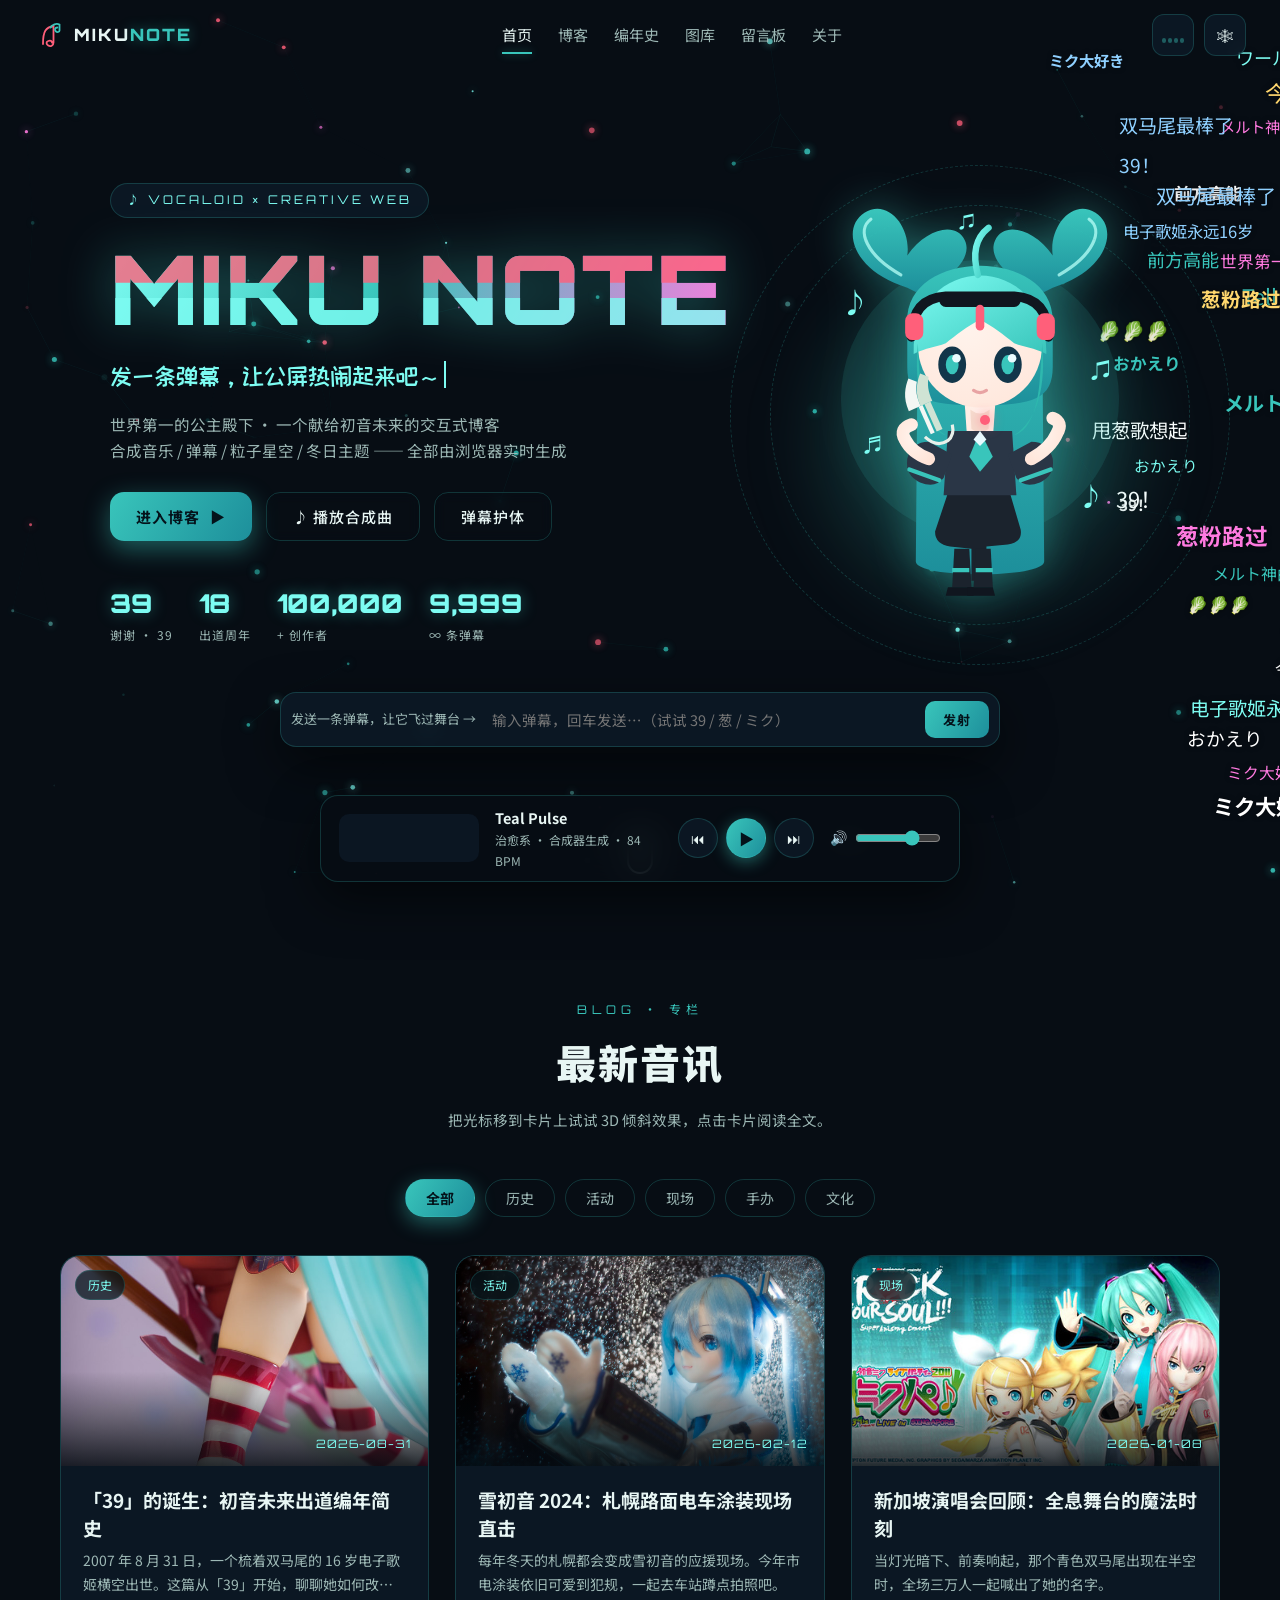
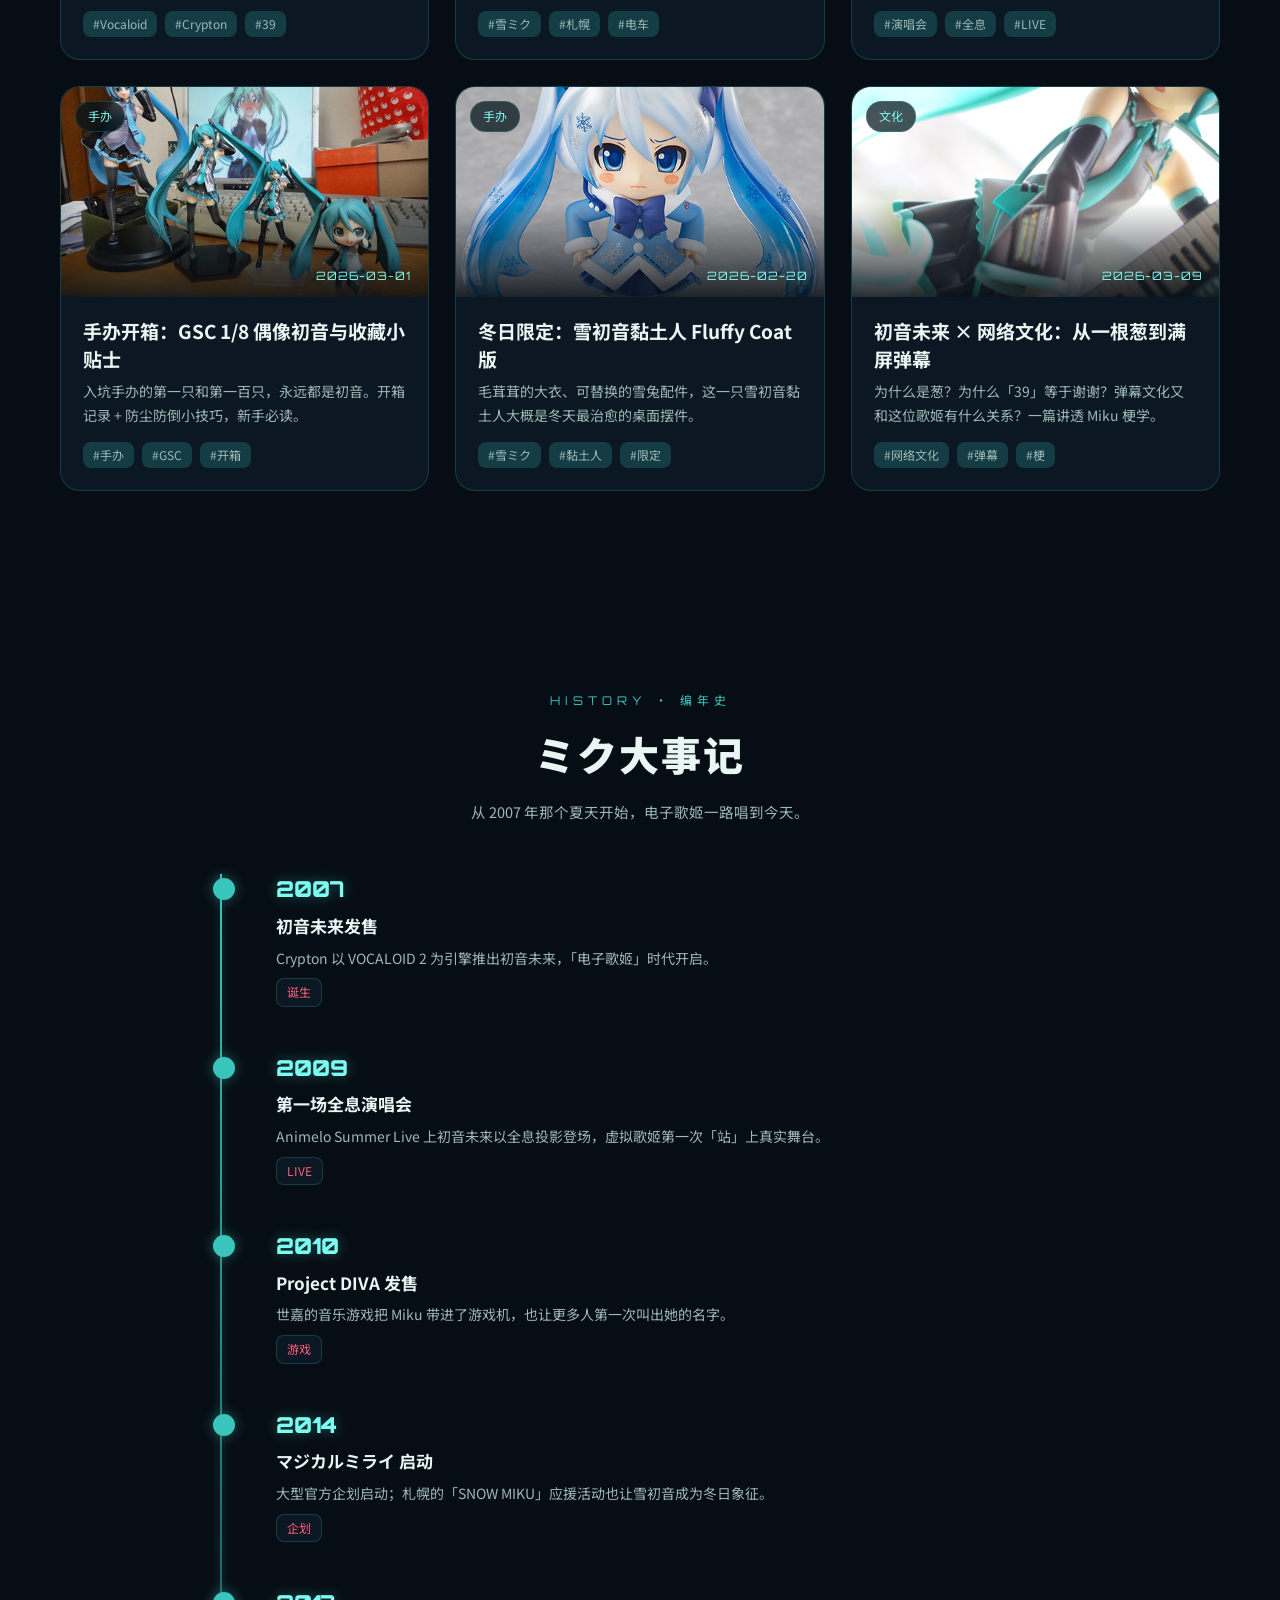
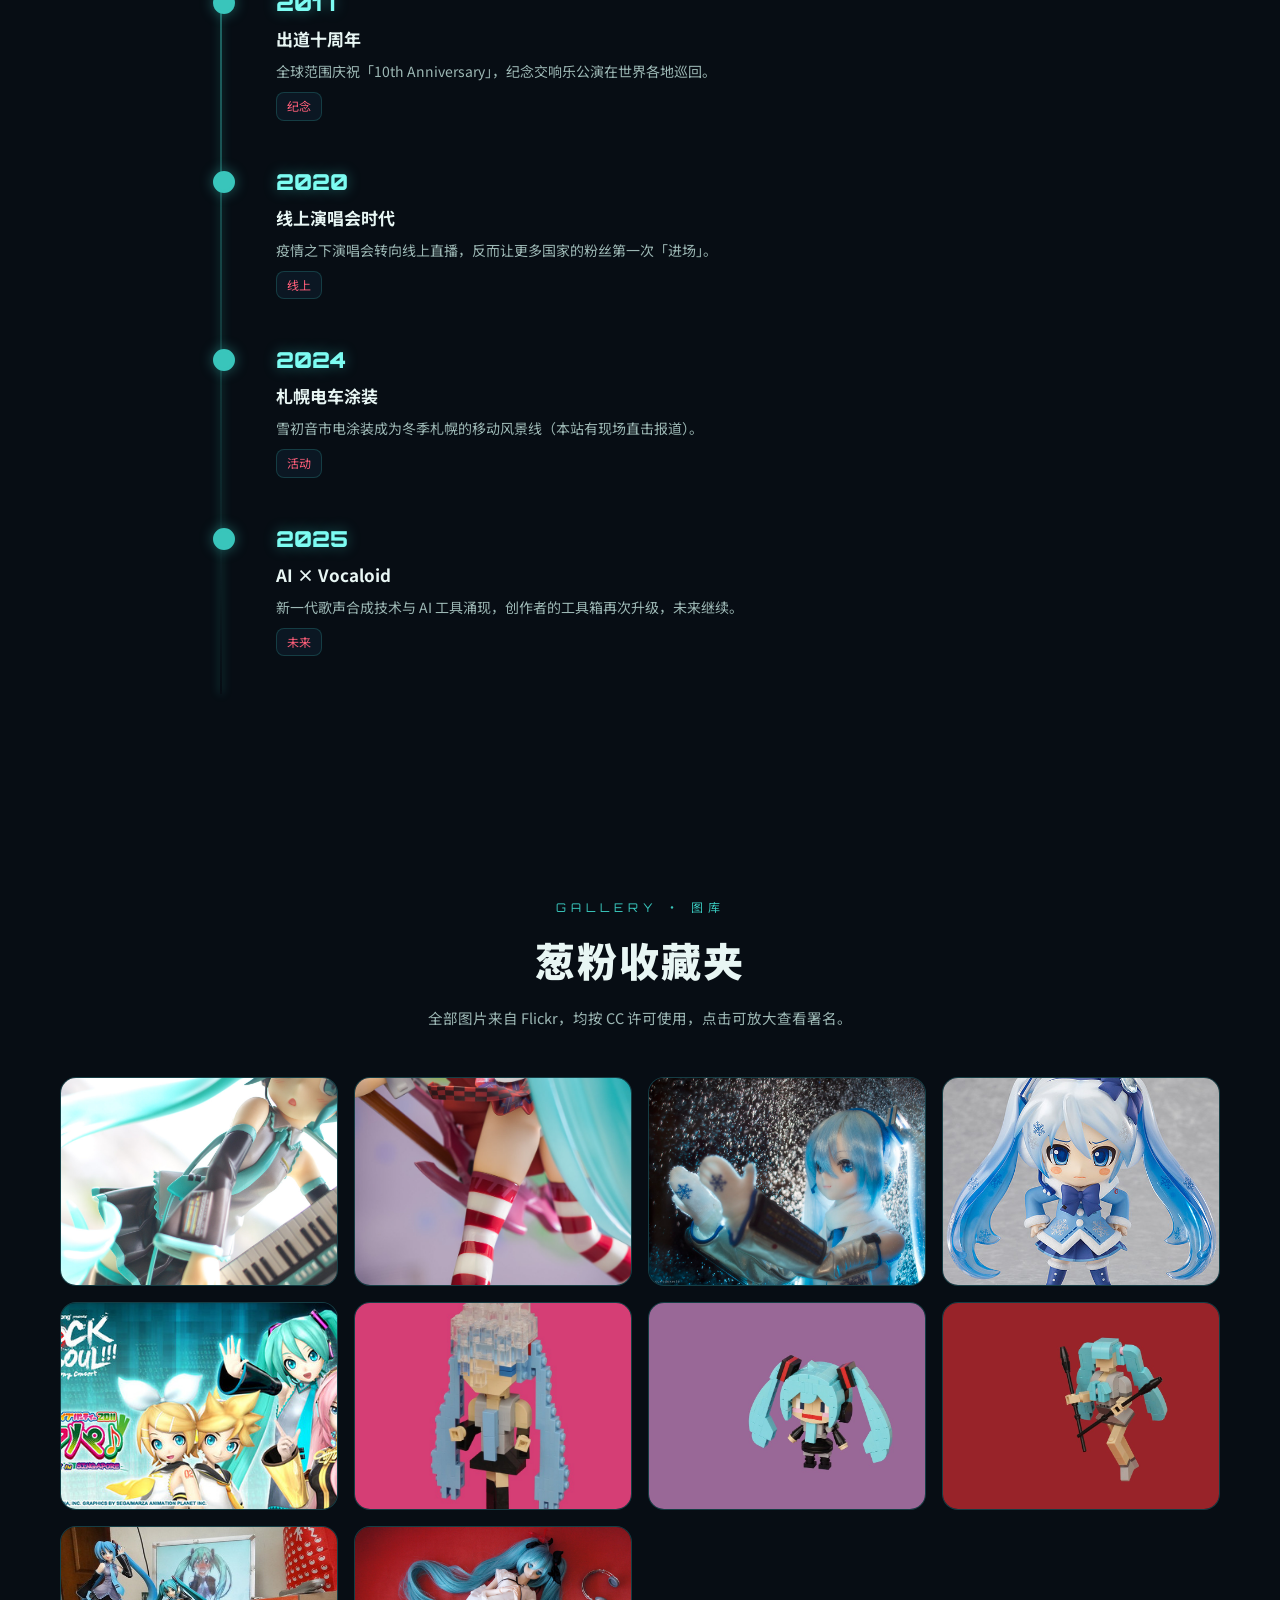
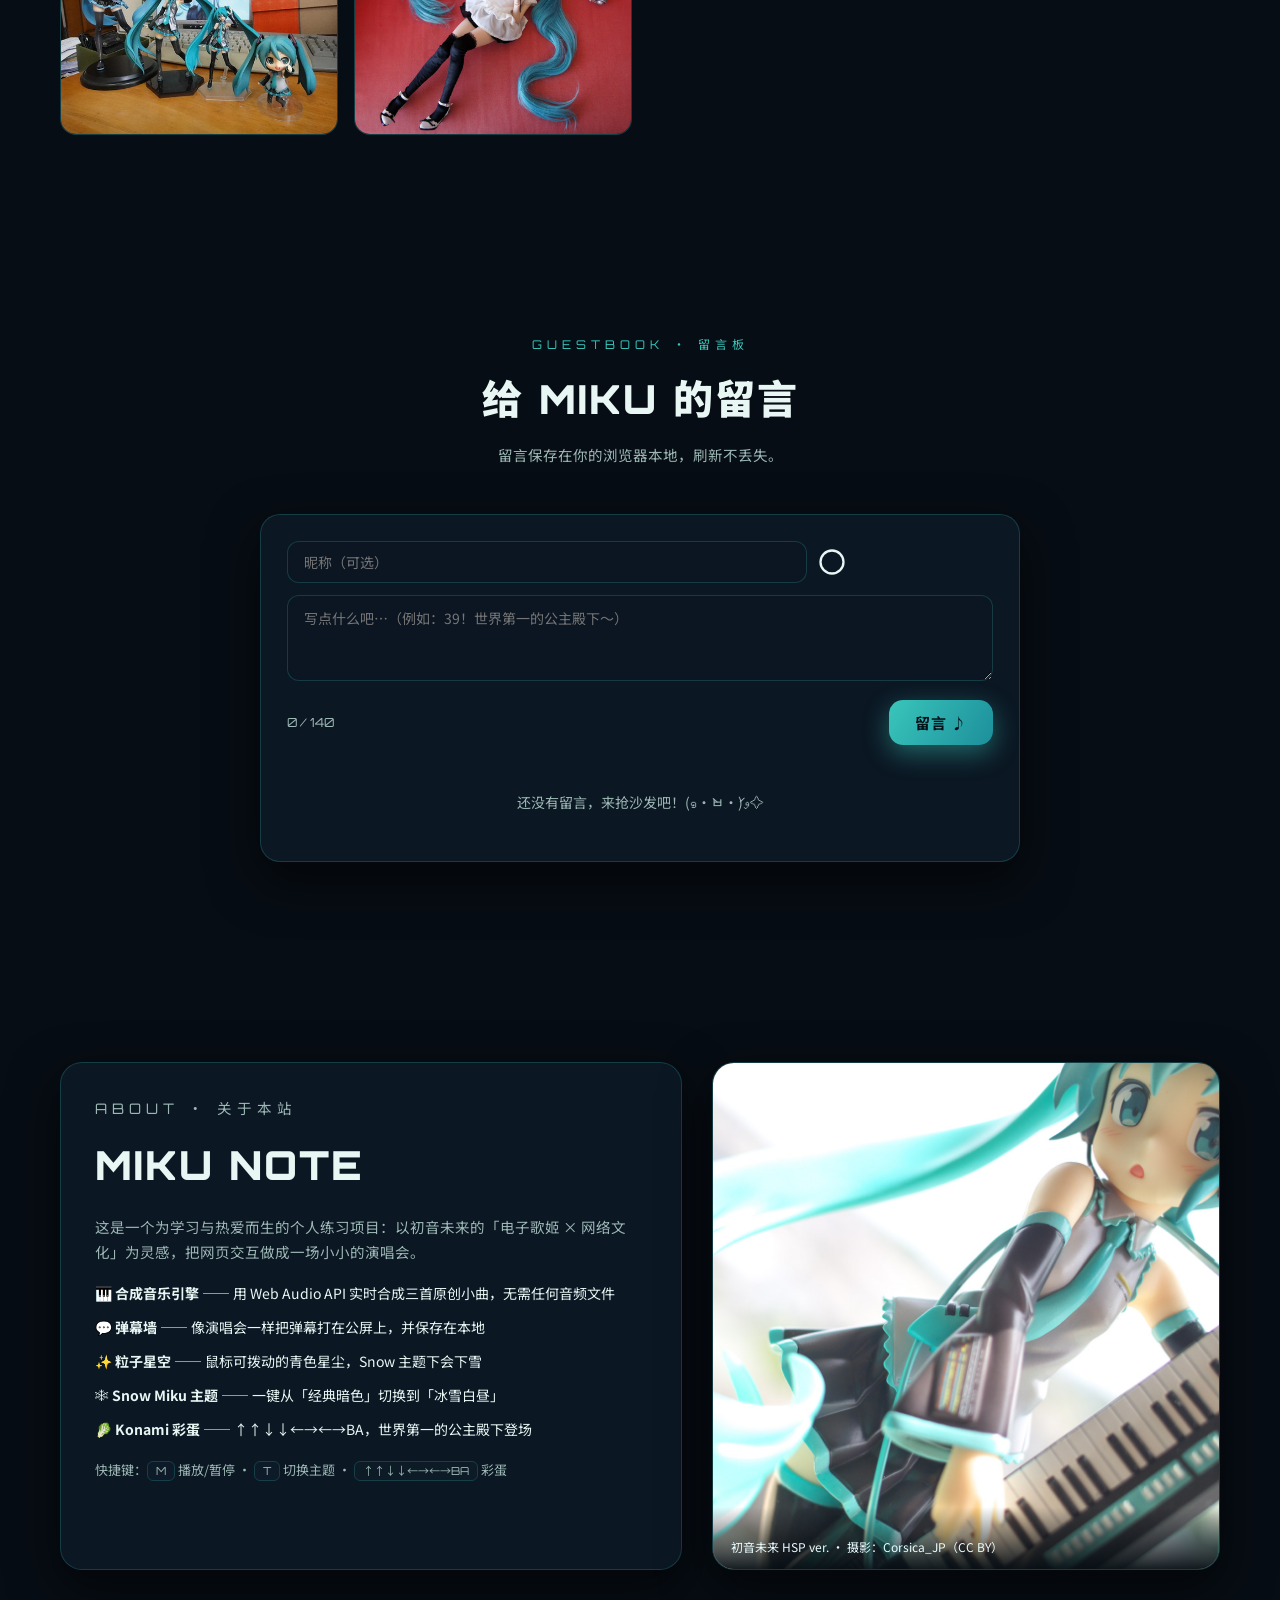
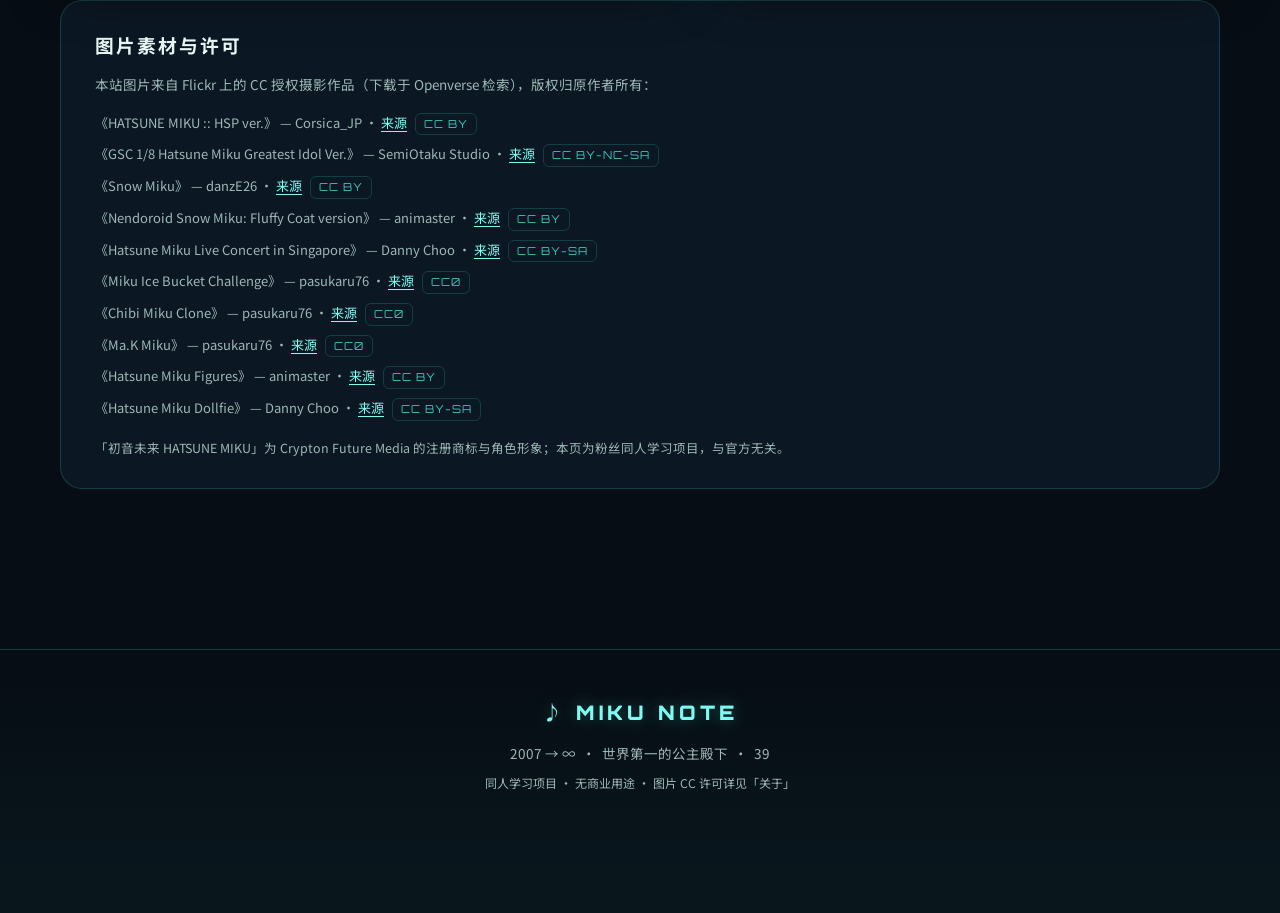
<file: index.html>
<!DOCTYPE html>
<html lang="zh-CN" data-theme="miku">
<head>
<meta charset="UTF-8">
<meta name="viewport" content="width=device-width, initial-scale=1.0">
<meta name="description" content="MIKU NOTE —— 以初音未来为主题的创意交互博客：合成音乐播放器、弹幕墙、粒子星空、Snow Miku 主题切换。">
<title>MIKU NOTE · 初音未来主题博客</title>
<link rel="icon" href="data:image/svg+xml,%3Csvg xmlns='http://www.w3.org/2000/svg' viewBox='0 0 64 64'%3E%3Crect width='64' height='64' rx='14' fill='%2339c5bb'/%3E%3Ctext x='32' y='44' font-size='34' font-family='Arial Black' font-weight='900' text-anchor='middle' fill='%23fff'%3E39%3C/text%3E%3C/svg%3E">
<link rel="preconnect" href="https://fonts.googleapis.com">
<link rel="preconnect" href="https://fonts.gstatic.com" crossorigin>
<link href="https://fonts.googleapis.com/css2?family=Orbitron:wght@500;700;900&family=ZCOOL+KuaiLe&family=Noto+Sans+SC:wght@300;400;500;700&display=swap" rel="stylesheet">
<link rel="stylesheet" href="css/style.css">
<!-- three.js + @pixiv/three-vrm：CDN ESM（jsDelivr esm.sh），单一 three 实例避免重复 -->
<script type="importmap">
{
  "imports": {
    "three": "https://esm.sh/three@0.160.1",
    "three/addons/": "https://esm.sh/three@0.160.1/examples/jsm/",
    "@pixiv/three-vrm": "https://esm.sh/@pixiv/three-vrm@3.5.5?external=three"
  }
}
</script>
</head>
<body>

<!-- 预加载 -->
<div id="preloader" aria-hidden="true">
  <div class="pre-inner">
    <div class="pre-note">♪</div>
    <div class="pre-title">MIKU&nbsp;NOTE</div>
    <div class="pre-bar"><span id="pre-bar-fill"></span></div>
    <div class="pre-tip" id="pre-tip">正在调音…</div>
  </div>
</div>

<!-- 粒子背景 -->
<canvas id="bg-canvas" aria-hidden="true"></canvas>

<!-- 自定义光标 -->
<div id="cursor-dot" aria-hidden="true"></div>
<div id="cursor-ring" aria-hidden="true"></div>
<div id="cursor-emoji" aria-hidden="true"></div>

<!-- 阅读进度条 -->
<div id="scroll-progress" aria-hidden="true"><span id="scroll-progress-fill"></span></div>

<!-- 导航 -->
<header id="navbar">
  <a class="nav-logo" href="#hero">
    <svg viewBox="0 0 40 40" width="30" height="30" aria-hidden="true">
      <path d="M12 32 C12 14 16 10 26 8 L26 30 C26 34 22 36 19 34 C16 32 16 29 19 28 C22 27 24 28 24 30" fill="none" stroke="var(--accent)" stroke-width="2.4" stroke-linecap="round"/>
      <path d="M22 10 C24 6 30 4 34 6 L34 14 C34 16 31 17 29 15 C27 13 28 10 31 10" fill="none" stroke="var(--primary)" stroke-width="2.4" stroke-linecap="round"/>
    </svg>
    <span>MIKU<span class="logo-accent">NOTE</span></span>
  </a>
  <nav class="nav-links" id="nav-links">
    <a href="#hero" class="active">首页</a>
    <a href="#blog">博客</a>
    <a href="#timeline">编年史</a>
    <a href="#gallery">图库</a>
    <a href="#guestbook">留言板</a>
    <a href="#about">关于</a>
  </nav>
  <div class="nav-actions">
    <button id="btn-music" class="icon-btn" title="播放/暂停音乐 (M)">
      <span class="eq" aria-hidden="true"><i></i><i></i><i></i><i></i></span>
    </button>
    <button id="btn-theme" class="icon-btn" title="切换 Snow Miku 主题 (T)">
      <span id="theme-icon">❄</span>
    </button>
    <button id="btn-menu" class="icon-btn only-mobile" title="菜单" aria-label="打开菜单">☰</button>
  </div>
</header>

<main>
  <!-- HERO -->
  <section id="hero">
    <canvas id="danmaku-canvas" aria-hidden="true"></canvas>
    <div class="hero-inner">
      <div class="hero-text">
        <p class="hero-badge">♪ VOCALOID × CREATIVE WEB</p>
        <h1 class="hero-title glitch" data-text="MIKU NOTE">MIKU NOTE</h1>
        <p class="hero-subtitle">
          <span id="typing"></span><span class="caret" aria-hidden="true"></span>
        </p>
        <p class="hero-desc">世界第一的公主殿下 · 一个献给初音未来的交互式博客<br>合成音乐 / 弹幕 / 粒子星空 / 冬日主题 —— 全部由浏览器实时生成</p>
        <div class="hero-buttons">
          <a class="btn btn-primary" href="#blog"><span>进入博客</span>▶</a>
          <button class="btn btn-ghost" id="btn-play-hero">♪ 播放合成曲</button>
          <button class="btn btn-ghost" id="btn-danmaku">弹幕护体</button>
        </div>
        <div class="hero-stats">
          <div class="stat"><span class="stat-num" data-count="39">0</span><span class="stat-label">谢谢 · 39</span></div>
          <div class="stat"><span class="stat-num" data-count="18">0</span><span class="stat-label">出道周年</span></div>
          <div class="stat"><span class="stat-num" data-count="100000">0</span><span class="stat-label">+ 创作者</span></div>
          <div class="stat"><span class="stat-num" data-count="9999">0</span><span class="stat-label">∞ 条弹幕</span></div>
        </div>
      </div>

      <div class="hero-visual" id="hero-visual">
        <div class="hero-glow" aria-hidden="true"></div>
        <!-- VRM 3D 初音（JS/网络不可用时自动隐藏，回退到下方 SVG） -->
        <canvas id="vrm-canvas" aria-hidden="true"></canvas>
        <svg class="miku-svg" viewBox="0 0 320 430" aria-label="初音未来风格插画">
          <defs>
            <linearGradient id="hairGrad" x1="0" y1="0" x2="1" y2="1">
              <stop offset="0" stop-color="#7dfcf2"/><stop offset="1" stop-color="#39c5bb"/>
            </linearGradient>
            <linearGradient id="tailGrad" x1="0" y1="0" x2="0" y2="1">
              <stop offset="0" stop-color="#39c5bb"/><stop offset="1" stop-color="#1d8f9b"/>
            </linearGradient>
            <radialGradient id="skin" cx=".4" cy=".35" r="1">
              <stop offset="0" stop-color="#fff3ec"/><stop offset="1" stop-color="#ffe3d6"/>
            </radialGradient>
            <filter id="softGlow" x="-40%" y="-40%" width="180%" height="180%">
              <feGaussianBlur stdDeviation="6" result="b"/><feMerge><feMergeNode in="b"/><feMergeNode in="SourceGraphic"/></feMerge>
            </filter>
          </defs>
          <!-- 身后光晕 -->
          <circle cx="160" cy="200" r="130" class="miku-aura" fill="var(--primary)" opacity="0.12"/>
          <!-- 左马尾 -->
          <g class="tail tail-l">
            <path d="M92 96 C40 80 30 40 52 26 C74 12 96 40 92 66 C110 40 138 34 146 52 C154 70 128 92 100 100 Z" fill="url(#tailGrad)"/>
            <path d="M86 84 C54 66 44 42 58 32" fill="none" stroke="#b7fff7" stroke-width="3" stroke-linecap="round" opacity="0.75"/>
          </g>
          <!-- 右马尾 -->
          <g class="tail tail-r">
            <path d="M228 96 C280 80 290 40 268 26 C246 12 224 40 228 66 C210 40 182 34 174 52 C166 70 192 92 220 100 Z" fill="url(#tailGrad)"/>
            <path d="M234 84 C266 66 276 42 262 32" fill="none" stroke="#b7fff7" stroke-width="3" stroke-linecap="round" opacity="0.75"/>
          </g>
          <!-- 长发（身后披发） -->
          <path d="M102 118 C102 66 218 66 218 118 L220 352 C220 368 100 368 100 352 Z" fill="url(#tailGrad)"/>
          <!-- 脖子（先画，收进衣领后面） -->
          <path d="M145 194 L175 194 L171 252 L149 252 Z" fill="url(#skin)"/>
          <path d="M151 210 Q160 217 169 210 L168 228 Q160 234 152 228 Z" fill="#ecc9b5" opacity="0.5"/>
          <!-- 身体（衣领盖住脖子底部） -->
          <path d="M130 288 L118 324 Q118 336 132 338 L152 340 L152 370 L166 370 L166 338 L186 336 Q200 334 198 322 L188 288 Z" fill="#1b232d"/>
          <path d="M126 290 L194 290 L190 230 L130 230 Z" fill="#2a3646"/>
          <path d="M160 230 L150 254 L160 268 L172 254 Z" fill="var(--primary)"/>
          <path d="M160 230 L154 238 L160 244 L166 238 Z" fill="#e8faff"/>
          <!-- 后发盖（完整包裹头顶与两侧） -->
          <path d="M92 128 C90 58 230 58 228 128 L228 170 C228 200 210 206 160 206 C110 206 92 200 92 170 Z" fill="url(#tailGrad)"/>
          <!-- 袖子 -->
          <path d="M112 240 Q96 240 92 256 Q90 272 104 278 Q118 284 126 274 L134 252 Z" fill="#2a3646"/>
          <path d="M208 240 Q224 240 228 256 Q230 272 216 278 Q202 284 194 274 L186 252 Z" fill="#2a3646"/>
          <path d="M94 266 L122 276" stroke="var(--primary)" stroke-width="4" stroke-linecap="round"/>
          <path d="M226 266 L198 276" stroke="var(--primary)" stroke-width="4" stroke-linecap="round"/>
          <!-- 头 -->
          <g class="head">
            <circle cx="160" cy="150" r="58" fill="url(#skin)"/>
            <!-- 刘海（完整覆盖额头、头顶与太阳穴，侧边深垂） -->
            <path d="M98 158 C96 60 224 60 222 158 C210 152 202 152 192 148 C182 140 172 132 160 126 C148 132 138 140 128 148 C118 152 110 152 98 158 Z" fill="url(#hairGrad)"/>
            <!-- 呆毛 -->
            <path d="M158 84 Q150 54 168 40" fill="none" stroke="url(#hairGrad)" stroke-width="6" stroke-linecap="round"/>
            <!-- 两侧垂发 -->
            <path d="M102 148 C98 188 106 220 128 234 C114 230 106 210 104 180 C103 168 102 156 102 148 Z" fill="#2eb8ae"/>
            <path d="M218 148 C222 188 214 220 192 234 C206 230 214 210 216 180 C217 168 218 156 218 148 Z" fill="#2eb8ae"/>
            <!-- 眼睛 -->
            <g class="eye-l">
              <ellipse cx="134" cy="168" rx="13" ry="17" fill="#12364a"/>
              <ellipse cx="134" cy="168" rx="6" ry="9" fill="#39c5bb"/>
              <circle cx="138" cy="162" r="4" fill="#eafcff"/>
            </g>
            <g class="eye-r">
              <ellipse cx="186" cy="168" rx="13" ry="17" fill="#12364a"/>
              <ellipse cx="186" cy="168" rx="6" ry="9" fill="#39c5bb"/>
              <circle cx="190" cy="162" r="4" fill="#eafcff"/>
            </g>
            <path d="M154 192 Q160 196 166 192" stroke="#e8a3a3" stroke-width="3" fill="none" stroke-linecap="round"/>
            <!-- 耳机 -->
            <path d="M96 142 Q96 106 128 104 L192 104 Q224 106 224 142" fill="none" stroke="#10161f" stroke-width="9" stroke-linecap="round"/>
            <rect x="122" y="102" width="76" height="12" rx="6" fill="#10161f"/>
            <rect x="90" y="120" width="17" height="25" rx="7" fill="#ff5f7a"/>
            <rect x="213" y="120" width="17" height="25" rx="7" fill="#ff5f7a"/>
            <rect x="156" y="112" width="8" height="24" rx="4" fill="#ff5f7a"/>
          </g>
          <!-- 左手 + 葱 -->
          <g class="leek-hand">
            <path d="M112 256 Q96 250 90 238 Q84 228 96 224" fill="none" stroke="url(#skin)" stroke-width="12" stroke-linecap="round"/>
            <g class="leek" transform="translate(76 182) rotate(-24)">
              <path d="M4 34 C4 20 10 12 16 6 L22 12 C18 18 16 24 16 34 Z" fill="#f3f7f4"/>
              <path d="M16 34 C16 20 22 12 28 6 L34 12 C30 18 28 24 28 34 Z" fill="#cfe3d4"/>
              <path d="M14 34 L18 34 L18 62 L14 62 Z" fill="#f3f7f4"/>
              <path d="M20 34 L26 34 L26 62 L20 62 Z" fill="#cfe3d4"/>
              <path d="M8 62 Q14 76 26 74 Q34 72 36 62" fill="none" stroke="#e9f0ea" stroke-width="3"/>
            </g>
          </g>
          <!-- 右手 -->
          <path d="M208 256 Q226 246 232 232 Q238 222 228 218" fill="none" stroke="url(#skin)" stroke-width="12" stroke-linecap="round"/>
          <!-- 腿 -->
          <path d="M136 340 L134 376 L152 376 L150 340 Z" fill="#1b232d"/>
          <path d="M170 340 L172 376 L154 376 L156 340 Z" fill="#1b232d"/>
          <path d="M134 360 L150 360" stroke="var(--primary)" stroke-width="4"/>
          <path d="M172 360 L156 360" stroke="var(--primary)" stroke-width="4"/>
          <path d="M130 376 L154 376 L154 384 L128 384 Z" fill="#10161f"/>
          <path d="M172 376 L148 376 L148 384 L174 384 Z" fill="#10161f"/>
          <!-- 音符 -->
          <g class="notes">
            <text x="30" y="120" class="note n1" font-size="26">♪</text>
            <text x="264" y="180" class="note n2" font-size="20">♫</text>
            <text x="52" y="250" class="note n3" font-size="18">♬</text>
            <text x="252" y="300" class="note n4" font-size="24">♪</text>
            <text x="140" y="40" class="note n5" font-size="16">♫</text>
          </g>
        </svg>
        <div class="orbit orbit-1" aria-hidden="true"></div>
        <div class="orbit orbit-2" aria-hidden="true"></div>
        <div class="orbit-dot" aria-hidden="true"></div>
      </div>
    </div>

    <div class="danmaku-bar">
      <span class="danmaku-hint">发送一条弹幕，让它飞过舞台 →</span>
      <input id="danmaku-input" maxlength="30" placeholder="输入弹幕，回车发送…（试试 39 / 葱 / ミク）" aria-label="弹幕输入框">
      <button id="danmaku-send" class="btn btn-mini">发射</button>
    </div>
    <a class="scroll-hint" href="#blog" aria-label="向下滚动"><span></span></a>
  </section>

  <!-- 博客 -->
  <section id="blog" class="section">
    <div class="section-head reveal">
      <p class="section-kicker">BLOG · 专栏</p>
      <h2 class="section-title">最新音讯</h2>
      <p class="section-desc">把光标移到卡片上试试 3D 倾斜效果，点击卡片阅读全文。</p>
    </div>
    <div class="filter-bar reveal" id="filter-bar">
      <button class="chip active" data-filter="all">全部</button>
      <button class="chip" data-filter="历史">历史</button>
      <button class="chip" data-filter="活动">活动</button>
      <button class="chip" data-filter="现场">现场</button>
      <button class="chip" data-filter="手办">手办</button>
      <button class="chip" data-filter="文化">文化</button>
    </div>
    <div id="posts-grid" class="posts-grid"></div>
  </section>

  <!-- 时间线 -->
  <section id="timeline" class="section">
    <div class="section-head reveal">
      <p class="section-kicker">HISTORY · 编年史</p>
      <h2 class="section-title">ミク大事记</h2>
      <p class="section-desc">从 2007 年那个夏天开始，电子歌姬一路唱到今天。</p>
    </div>
    <div id="timeline-wrap" class="timeline"></div>
  </section>

  <!-- 图库 -->
  <section id="gallery" class="section">
    <div class="section-head reveal">
      <p class="section-kicker">GALLERY · 图库</p>
      <h2 class="section-title">葱粉收藏夹</h2>
      <p class="section-desc">全部图片来自 Flickr，均按 CC 许可使用，点击可放大查看署名。</p>
    </div>
    <div id="gallery-grid" class="gallery-grid"></div>
  </section>

  <!-- 留言板 -->
  <section id="guestbook" class="section">
    <div class="section-head reveal">
      <p class="section-kicker">GUESTBOOK · 留言板</p>
      <h2 class="section-title">给 MIKU 的留言</h2>
      <p class="section-desc">留言保存在你的浏览器本地，刷新不丢失。</p>
    </div>
    <div class="guestbook-box reveal">
      <form id="guest-form" autocomplete="off">
        <div class="gb-row">
          <input id="gb-name" maxlength="12" placeholder="昵称（可选）" aria-label="昵称">
          <div class="gb-color" id="gb-color-picker" title="选择头像颜色">
            <span class="dot" data-c="#39c5bb"></span><span class="dot" data-c="#ff5f7a"></span><span class="dot" data-c="#7c8bff"></span><span class="dot" data-c="#ffb347"></span><span class="dot" data-c="#8be04e"></span><span class="dot" data-c="#ff7ae0"></span>
          </div>
        </div>
        <textarea id="gb-msg" maxlength="140" rows="3" placeholder="写点什么吧…（例如：39！世界第一的公主殿下～）" aria-label="留言内容" required></textarea>
        <div class="gb-actions">
          <span class="gb-count" id="gb-count">0 / 140</span>
          <button type="submit" class="btn btn-primary">留言 ♪</button>
        </div>
      </form>
      <div id="gb-list" class="gb-list"></div>
    </div>
  </section>

  <!-- 关于 -->
  <section id="about" class="section">
    <div class="about-grid">
      <div class="about-card reveal">
        <p class="section-kicker">ABOUT · 关于本站</p>
        <h2 class="section-title">MIKU NOTE</h2>
        <p>这是一个为学习与热爱而生的个人练习项目：以初音未来的「电子歌姬 × 网络文化」为灵感，把网页交互做成一场小小的演唱会。</p>
        <ul class="feature-list">
          <li>🎹 <b>合成音乐引擎</b> —— 用 Web Audio API 实时合成三首原创小曲，无需任何音频文件</li>
          <li>💬 <b>弹幕墙</b> —— 像演唱会一样把弹幕打在公屏上，并保存在本地</li>
          <li>✨ <b>粒子星空</b> —— 鼠标可拨动的青色星尘，Snow 主题下会下雪</li>
          <li>❄ <b>Snow Miku 主题</b> —— 一键从「经典暗色」切换到「冰雪白昼」</li>
          <li>🥬 <b>Konami 彩蛋</b> —— ↑↑↓↓←→←→BA，世界第一的公主殿下登场</li>
        </ul>
        <p class="shortcut-tip">快捷键：<kbd>M</kbd> 播放/暂停 · <kbd>T</kbd> 切换主题 · <kbd>↑↑↓↓←→←→BA</kbd> 彩蛋</p>
      </div>
      <div class="about-card about-photo reveal">
        <img src="assets/img/hsp.jpg" alt="初音未来 HSP ver. 手办摄影" loading="lazy">
        <p class="photo-cap">初音未来 HSP ver. · 摄影：Corsica_JP（CC BY）</p>
      </div>
    </div>
    <div class="credits reveal">
      <h3>图片素材与许可</h3>
      <p>本站图片来自 Flickr 上的 CC 授权摄影作品（下载于 Openverse 检索），版权归原作者所有：</p>
      <ul id="credits-list" class="credits-list"></ul>
      <p class="credits-note">「初音未来 HATSUNE MIKU」为 Crypton Future Media 的注册商标与角色形象；本页为粉丝同人学习项目，与官方无关。</p>
    </div>
  </section>
</main>

<footer>
  <div class="footer-inner">
    <div class="footer-logo">♪ MIKU NOTE</div>
    <p>2007 → ∞ &nbsp;·&nbsp; 世界第一的公主殿下 &nbsp;·&nbsp; 39</p>
    <p class="footer-small">同人学习项目 · 无商业用途 · 图片 CC 许可详见「关于」</p>
  </div>
</footer>

<!-- 音乐播放器 -->
<div id="player" aria-label="音乐播放器">
  <canvas id="visualizer" width="140" height="48" aria-hidden="true"></canvas>
  <div class="player-info">
    <div class="player-track" id="player-track">Teal Pulse</div>
    <div class="player-sub" id="player-sub">治愈系 · 合成器生成</div>
  </div>
  <div class="player-controls">
    <button class="p-btn" id="btn-prev" title="上一首">⏮</button>
    <button class="p-btn p-btn-main" id="btn-play" title="播放/暂停 (M)">▶</button>
    <button class="p-btn" id="btn-next" title="下一首">⏭</button>
  </div>
  <div class="player-vol">
    <span>🔊</span><input type="range" id="vol-slider" min="0" max="100" value="70" aria-label="音量">
  </div>
</div>

<!-- 灯箱 -->
<div id="lightbox" aria-hidden="true">
  <button class="lb-close" aria-label="关闭">✕</button>
  <img id="lb-img" alt="">
  <div class="lb-cap" id="lb-cap"></div>
</div>

<!-- 文章阅读弹窗 -->
<div id="post-modal" aria-hidden="true">
  <div class="modal-card">
    <button class="modal-close" aria-label="关闭">✕</button>
    <div class="modal-hero"><img id="modal-img" alt=""><span id="modal-cat" class="modal-cat"></span></div>
    <div class="modal-body">
      <h2 id="modal-title"></h2>
      <div class="modal-meta" id="modal-meta"></div>
      <div class="modal-content" id="modal-content"></div>
      <button class="btn btn-primary" id="modal-ok">读完啦 ♪</button>
    </div>
  </div>
</div>

<!-- 通知 -->
<div id="toast" aria-live="polite"></div>

<!-- Konami 彩蛋层 -->
<div id="konami-overlay" aria-hidden="true">
  <div class="konami-text">世界第一の姫様</div>
</div>

<script src="js/data.js"></script>
<script src="js/audio-engine.js"></script>
<script src="js/effects.js"></script>
<script src="js/danmaku.js"></script>
<script src="js/main.js"></script>
<script type="module" src="js/vrm-miku.js"></script>
</body>
</html>
</file>
<file: css/style.css>
/* ============================================================
   MIKU NOTE · 初音未来主题博客
   主题：miku（经典暗色） / snow（Snow Miku 冰雪）
   ============================================================ */

:root {
  --bg: #070d14;
  --bg-2: #0b1622;
  --card: rgba(15, 28, 42, 0.72);
  --card-solid: #0e1c2b;
  --border: rgba(57, 197, 187, 0.22);
  --primary: #39c5bb;
  --primary-2: #7dfcf2;
  --primary-deep: #1d8f9b;
  --accent: #ff5f7a;
  --accent-2: #ff7ae0;
  --text: #e8f6f4;
  --muted: #9db8b5;
  --glow: rgba(57, 197, 187, 0.45);
  --shadow: 0 18px 50px rgba(0, 0, 0, 0.55);
  --font-title: "Orbitron", "Noto Sans SC", sans-serif;
  --font-fun: "ZCOOL KuaiLe", "Noto Sans SC", sans-serif;
  --font-body: "Noto Sans SC", "Microsoft YaHei", sans-serif;
  --nav-bg: rgba(7, 13, 20, 0.72);
}

[data-theme="snow"] {
  --bg: #e9f4fd;
  --bg-2: #ffffff;
  --card: rgba(255, 255, 255, 0.82);
  --card-solid: #ffffff;
  --border: rgba(47, 159, 216, 0.28);
  --primary: #2f9fd8;
  --primary-2: #6fd0ff;
  --primary-deep: #1d6fa0;
  --accent: #ff7a9c;
  --accent-2: #7aa8ff;
  --text: #16324a;
  --muted: #5d7f96;
  --glow: rgba(111, 208, 255, 0.42);
  --shadow: 0 18px 50px rgba(47, 120, 180, 0.18);
  --nav-bg: rgba(233, 244, 253, 0.82);
}

* { margin: 0; padding: 0; box-sizing: border-box; }

html { scroll-behavior: smooth; }

body {
  font-family: var(--font-body);
  background: var(--bg);
  color: var(--text);
  overflow-x: hidden;
  line-height: 1.7;
  transition: background 0.6s ease, color 0.6s ease;
}

::selection { background: var(--primary); color: #04121a; }

a { color: inherit; text-decoration: none; }
button { font-family: inherit; cursor: pointer; }
img { display: block; max-width: 100%; }
kbd {
  padding: 2px 8px; border: 1px solid var(--border); border-radius: 6px;
  background: var(--card); font-size: 0.85em; font-family: var(--font-title);
}

/* ---------- 背景画布 ---------- */
#bg-canvas {
  position: fixed; inset: 0; z-index: 0;
  pointer-events: none;
  opacity: 0.9;
}

/* ---------- 自定义光标 ---------- */
#cursor-dot, #cursor-ring, #cursor-emoji {
  position: fixed; top: 0; left: 0; z-index: 9999;
  pointer-events: none; border-radius: 50%;
}
#cursor-dot {
  width: 8px; height: 8px; margin: -4px 0 0 -4px;
  background: var(--primary-2);
  box-shadow: 0 0 12px var(--glow);
  transition: transform 0.15s ease;
}
#cursor-ring {
  width: 34px; height: 34px; margin: -17px 0 0 -17px;
  border: 1.6px solid var(--primary);
  opacity: 0.7;
  transition: width 0.25s ease, height 0.25s ease, margin 0.25s ease,
              border-color 0.25s ease, opacity 0.25s ease, background 0.25s ease;
}
#cursor-ring.cursor-hot {
  width: 52px; height: 52px; margin: -26px 0 0 -26px;
  border-color: var(--accent); opacity: 0.95;
  background: rgba(255, 95, 122, 0.08);
}
#cursor-emoji {
  font-size: 26px; opacity: 0; transform: translate(-50%, -140%) scale(0.4);
  transition: transform 0.2s cubic-bezier(0.34, 1.56, 0.64, 1), opacity 0.2s;
}
#cursor-emoji.show { opacity: 1; transform: translate(-50%, -150%) scale(1); }
@media (pointer: coarse) { #cursor-dot, #cursor-ring, #cursor-emoji { display: none; } }

/* ---------- 预加载 ---------- */
#preloader {
  position: fixed; inset: 0; z-index: 10000;
  background: var(--bg);
  display: flex; align-items: center; justify-content: center;
  transition: opacity 0.7s ease, visibility 0.7s;
}
#preloader.done { opacity: 0; visibility: hidden; }
.pre-inner { text-align: center; }
.pre-note {
  font-size: 44px; color: var(--primary-2);
  animation: preBounce 0.9s ease-in-out infinite;
  text-shadow: 0 0 24px var(--glow);
}
@keyframes preBounce {
  0%, 100% { transform: translateY(0) rotate(-8deg); }
  50% { transform: translateY(-16px) rotate(8deg); }
}
.pre-title {
  font-family: var(--font-title); font-weight: 900; font-size: 22px;
  letter-spacing: 6px; margin: 10px 0 22px; color: var(--text);
}
.pre-bar {
  width: 220px; height: 4px; margin: 0 auto; border-radius: 4px;
  background: var(--border); overflow: hidden;
}
.pre-bar span {
  display: block; height: 100%; width: 0%;
  background: linear-gradient(90deg, var(--primary), var(--primary-2));
  box-shadow: 0 0 12px var(--glow);
  transition: width 0.2s ease;
}
.pre-tip { margin-top: 14px; font-size: 13px; color: var(--muted); }

/* ---------- 阅读进度 ---------- */
#scroll-progress {
  position: fixed; top: 0; left: 0; right: 0; height: 3px; z-index: 999;
  background: transparent;
}
#scroll-progress span {
  display: block; height: 100%; width: 0%;
  background: linear-gradient(90deg, var(--primary), var(--primary-2), var(--accent));
  box-shadow: 0 0 10px var(--glow);
}

/* ---------- 导航 ---------- */
#navbar {
  position: fixed; top: 0; left: 0; right: 0; z-index: 900;
  display: flex; align-items: center; justify-content: space-between;
  padding: 14px 34px;
  background: transparent;
  transition: background 0.4s ease, box-shadow 0.4s ease, backdrop-filter 0.4s;
}
#navbar.scrolled {
  background: var(--nav-bg);
  backdrop-filter: blur(14px);
  -webkit-backdrop-filter: blur(14px);
  box-shadow: 0 6px 30px rgba(0, 0, 0, 0.25);
}
.nav-logo {
  display: flex; align-items: center; gap: 10px;
  font-family: var(--font-title); font-weight: 900; letter-spacing: 2px; font-size: 17px;
}
.logo-accent { color: var(--primary); text-shadow: 0 0 14px var(--glow); }
.nav-links { display: flex; gap: 26px; }
.nav-links a {
  position: relative; font-size: 15px; color: var(--muted);
  transition: color 0.25s; padding: 4px 0;
}
.nav-links a::after {
  content: ""; position: absolute; left: 50%; bottom: -2px;
  width: 0; height: 2px; background: var(--primary);
  box-shadow: 0 0 8px var(--glow);
  transition: width 0.25s ease, left 0.25s ease;
}
.nav-links a:hover, .nav-links a.active { color: var(--text); }
.nav-links a:hover::after, .nav-links a.active::after { width: 100%; left: 0; }
.nav-actions { display: flex; gap: 10px; align-items: center; }
.icon-btn {
  width: 42px; height: 42px; border-radius: 12px;
  border: 1px solid var(--border);
  background: var(--card); color: var(--text);
  font-size: 17px; display: inline-flex; align-items: center; justify-content: center;
  transition: transform 0.2s, border-color 0.2s, box-shadow 0.2s;
  backdrop-filter: blur(8px);
}
.icon-btn:hover {
  transform: translateY(-2px);
  border-color: var(--primary);
  box-shadow: 0 0 16px var(--glow);
}
.only-mobile { display: none; }
.eq { display: inline-flex; align-items: flex-end; gap: 2.5px; height: 16px; }
.eq i {
  width: 3.5px; height: 5px; border-radius: 2px; background: var(--primary);
  animation: eq 1s ease-in-out infinite;
}
.eq i:nth-child(2) { animation-delay: 0.2s; }
.eq i:nth-child(3) { animation-delay: 0.4s; }
.eq i:nth-child(4) { animation-delay: 0.6s; }
@keyframes eq { 0%, 100% { height: 5px; } 50% { height: 15px; } }
#navbar.paused .eq i { animation-play-state: paused; height: 5px; opacity: 0.4; }

/* ---------- HERO ---------- */
#hero {
  position: relative; z-index: 1;
  min-height: 100vh;
  display: flex; flex-direction: column; align-items: center; justify-content: center;
  padding: 120px 30px 90px;
  overflow: hidden;
}
#danmaku-canvas { position: absolute; inset: 0; z-index: 2; pointer-events: none; }
.hero-inner {
  position: relative; z-index: 3;
  display: flex; align-items: center; justify-content: center;
  gap: 40px; max-width: 1200px; width: 100%;
}
.hero-text { flex: 1 1 520px; max-width: 640px; }
.hero-badge {
  display: inline-block; padding: 6px 16px; border-radius: 999px;
  border: 1px solid var(--border);
  color: var(--primary-2); font-family: var(--font-title);
  font-size: 12px; letter-spacing: 3px; margin-bottom: 20px;
  background: var(--card);
  animation: badgePulse 2.6s ease-in-out infinite;
}
@keyframes badgePulse {
  0%, 100% { box-shadow: 0 0 0 rgba(57, 197, 187, 0); }
  50% { box-shadow: 0 0 22px var(--glow); }
}
.hero-title {
  font-family: var(--font-title); font-weight: 900;
  font-size: clamp(46px, 8vw, 96px); line-height: 1.05;
  letter-spacing: 2px;
  position: relative; display: inline-block;
  background: linear-gradient(120deg, var(--primary-2), var(--primary) 45%, var(--accent-2));
  -webkit-background-clip: text; background-clip: text;
  -webkit-text-fill-color: transparent;
  filter: drop-shadow(0 0 26px var(--glow));
}
.glitch { position: relative; }
.glitch::before, .glitch::after {
  content: attr(data-text);
  position: absolute; inset: 0;
  background: inherit;
  -webkit-background-clip: text; background-clip: text;
  -webkit-text-fill-color: transparent;
  opacity: 0.8;
}
.glitch::before {
  color: var(--accent); -webkit-text-fill-color: currentColor;
  animation: glitchA 3.2s steps(2, end) infinite;
  clip-path: inset(0 0 55% 0);
}
.glitch::after {
  color: var(--primary-2); -webkit-text-fill-color: currentColor;
  animation: glitchB 2.7s steps(2, end) infinite;
  clip-path: inset(60% 0 0 0);
}
@keyframes glitchA {
  0%, 86%, 100% { transform: none; opacity: 0; }
  88% { transform: translate(-5px, -2px); opacity: 0.85; }
  92% { transform: translate(4px, 2px); opacity: 0.85; }
  96% { transform: translate(-2px, 1px); opacity: 0.85; }
}
@keyframes glitchB {
  0%, 90%, 100% { transform: none; opacity: 0; }
  91% { transform: translate(5px, 2px); opacity: 0.85; }
  94% { transform: translate(-4px, -1px); opacity: 0.85; }
  97% { transform: translate(3px, -2px); opacity: 0.85; }
}
.hero-subtitle {
  margin: 18px 0 14px; min-height: 34px;
  font-family: var(--font-fun); font-size: clamp(18px, 2.6vw, 24px);
  color: var(--primary-2);
}
.caret {
  display: inline-block; width: 2px; height: 1.15em; margin-left: 4px;
  background: var(--primary-2); vertical-align: -3px;
  animation: blink 0.85s step-end infinite;
}
@keyframes blink { 50% { opacity: 0; } }
.hero-desc { color: var(--muted); font-size: 15.5px; }
.hero-buttons { display: flex; flex-wrap: wrap; gap: 14px; margin-top: 28px; }

.btn {
  display: inline-flex; align-items: center; gap: 10px;
  padding: 12px 26px; border-radius: 14px; border: none;
  font-size: 15px; font-weight: 500; letter-spacing: 1px;
  transition: transform 0.2s ease, box-shadow 0.2s ease, filter 0.2s;
  position: relative; overflow: hidden;
}
.btn:active { transform: scale(0.96); }
.btn-primary {
  background: linear-gradient(120deg, var(--primary), var(--primary-deep));
  color: #04121a; font-weight: 700;
  box-shadow: 0 8px 26px var(--glow);
}
.btn-primary:hover { transform: translateY(-3px); box-shadow: 0 12px 34px var(--glow); filter: brightness(1.08); }
.btn-primary::after {
  content: ""; position: absolute; top: 0; left: -80%;
  width: 50%; height: 100%;
  background: linear-gradient(105deg, transparent, rgba(255, 255, 255, 0.55), transparent);
  transform: skewX(-20deg);
  animation: btnShine 3.4s ease-in-out infinite;
}
@keyframes btnShine { 0%, 55%, 100% { left: -80%; } 70% { left: 130%; } }
.btn-ghost {
  background: transparent; color: var(--text);
  border: 1px solid var(--border);
  backdrop-filter: blur(6px);
}
.btn-ghost:hover {
  transform: translateY(-3px); border-color: var(--primary);
  box-shadow: 0 0 18px var(--glow); color: var(--primary-2);
}
.btn-mini {
  padding: 9px 18px; border-radius: 10px; font-size: 13px;
  background: linear-gradient(120deg, var(--primary), var(--primary-deep));
  color: #04121a; font-weight: 700;
}

.hero-stats { display: flex; flex-wrap: wrap; gap: 26px; margin-top: 40px; }
.stat { display: flex; flex-direction: column; }
.stat-num {
  font-family: var(--font-title); font-weight: 900; font-size: 26px;
  color: var(--primary-2); text-shadow: 0 0 16px var(--glow);
}
.stat-label { font-size: 12px; color: var(--muted); letter-spacing: 1px; }

/* hero 视觉区 */
.hero-visual { position: relative; flex: 0 0 380px; width: 380px; height: 460px; }
/* VRM 3D 画布：默认透明不可见，加载成功后才淡入并盖住 SVG 兜底 */
#vrm-canvas {
  position: absolute; inset: 0; width: 100%; height: 100%;
  opacity: 0; transition: opacity 0.7s ease; z-index: 1;
  pointer-events: none;
}
.hero-visual.vrm-ready #vrm-canvas { opacity: 1; }
.hero-visual.vrm-ready .miku-svg { opacity: 0; pointer-events: none; }
.miku-svg { transition: opacity 0.7s ease; }
.hero-glow {
  position: absolute; inset: 12% 0 0 0; border-radius: 50%;
  background: radial-gradient(circle, var(--glow), transparent 70%);
  filter: blur(30px); animation: glowPulse 4s ease-in-out infinite;
}
@keyframes glowPulse { 0%, 100% { opacity: 0.7; } 50% { opacity: 1; } }
.miku-svg { position: relative; width: 100%; height: 100%; filter: drop-shadow(0 0 22px var(--glow)); animation: mikuFloat 5.2s ease-in-out infinite; }
@keyframes mikuFloat { 0%, 100% { transform: translateY(0); } 50% { transform: translateY(-14px); } }
.miku-aura { animation: aura 4s ease-in-out infinite; }
@keyframes aura { 0%, 100% { opacity: 0.08; } 50% { opacity: 0.2; } }
.tail-l { transform-origin: 92px 96px; animation: swayL 4.4s ease-in-out infinite; }
.tail-r { transform-origin: 228px 96px; animation: swayR 4.4s ease-in-out infinite; }
@keyframes swayL { 0%, 100% { transform: rotate(0deg); } 50% { transform: rotate(4deg); } }
@keyframes swayR { 0%, 100% { transform: rotate(0deg); } 50% { transform: rotate(-4deg); } }
.head { animation: headTilt 6s ease-in-out infinite; transform-origin: 160px 150px; }
@keyframes headTilt { 0%, 100% { transform: rotate(0); } 45% { transform: rotate(-2.5deg); } 75% { transform: rotate(1.5deg); } }
.leek-hand { animation: leekWave 3.4s ease-in-out infinite; transform-origin: 100px 244px; }
@keyframes leekWave { 0%, 100% { transform: rotate(0); } 50% { transform: rotate(-7deg); } }
.note { fill: var(--primary-2); font-family: var(--font-fun); }
.n1 { animation: noteFly 4s linear infinite; }
.n2 { animation: noteFly 5s linear 1s infinite; }
.n3 { animation: noteFly 4.6s linear 2s infinite; }
.n4 { animation: noteFly 5.4s linear 0.5s infinite; }
.n5 { animation: noteFly 4.8s linear 1.6s infinite; }
@keyframes noteFly {
  0% { opacity: 0; transform: translate(0, 14px) rotate(0); }
  25% { opacity: 1; }
  100% { opacity: 0; transform: translate(0, -46px) rotate(16deg); }
}
.orbit {
  position: absolute; left: 50%; top: 50%; border-radius: 50%;
  border: 1px dashed var(--border);
  animation: orbitSpin 16s linear infinite;
}
.orbit-1 { width: 420px; height: 420px; margin: -210px 0 0 -210px; }
.orbit-2 { width: 500px; height: 500px; margin: -250px 0 0 -250px; animation-duration: 26s; animation-direction: reverse; }
@keyframes orbitSpin { to { transform: rotate(360deg); } }
.orbit-dot {
  position: absolute; left: 50%; top: 50%;
  width: 10px; height: 10px; border-radius: 50%;
  background: var(--accent); box-shadow: 0 0 14px var(--accent);
  animation: dotOrbit 16s linear infinite;
}
@keyframes dotOrbit {
  from { transform: rotate(0deg) translateX(210px); }
  to { transform: rotate(360deg) translateX(210px); }
}

/* 弹幕条 */
.danmaku-bar {
  position: relative; z-index: 3;
  display: flex; align-items: center; gap: 12px; margin-top: 46px;
  width: min(720px, 92%);
  padding: 8px 10px; border-radius: 16px;
  background: var(--card); border: 1px solid var(--border);
  backdrop-filter: blur(10px);
  box-shadow: var(--shadow);
  transition: border-color 0.3s, box-shadow 0.3s;
}
.danmaku-bar:focus-within { border-color: var(--primary); box-shadow: 0 0 24px var(--glow); }
.danmaku-hint { font-size: 13px; color: var(--muted); white-space: nowrap; }
.danmaku-bar input {
  flex: 1; min-width: 0; background: transparent; border: none; outline: none;
  color: var(--text); font-size: 14.5px; font-family: inherit; padding: 6px 4px;
}
.scroll-hint {
  position: absolute; bottom: 26px; left: 50%; transform: translateX(-50%);
  width: 26px; height: 44px; border: 2px solid var(--muted); border-radius: 14px;
  display: flex; justify-content: center; padding-top: 7px;
}
.scroll-hint span {
  width: 4px; height: 10px; border-radius: 3px; background: var(--primary-2);
  animation: wheel 1.6s ease-in-out infinite;
}
@keyframes wheel { 0% { transform: translateY(0); opacity: 1; } 70% { transform: translateY(14px); opacity: 0; } 100% { opacity: 0; } }

/* ---------- 通用 section ---------- */
.section { position: relative; z-index: 1; padding: 100px 30px; max-width: 1220px; margin: 0 auto; }
.section-head { text-align: center; margin-bottom: 46px; }
.section-kicker {
  font-family: var(--font-title); font-size: 12px; letter-spacing: 5px;
  color: var(--primary); margin-bottom: 10px;
}
.section-title {
  font-family: var(--font-title); font-weight: 900; font-size: clamp(28px, 4.4vw, 40px);
  letter-spacing: 2px;
}
.section-desc { color: var(--muted); margin-top: 10px; font-size: 14.5px; }

.reveal { opacity: 0; transform: translateY(34px); transition: opacity 0.7s ease, transform 0.7s ease; }
.reveal.visible { opacity: 1; transform: none; }
.reveal:nth-child(2) { transition-delay: 0.08s; }
.reveal:nth-child(3) { transition-delay: 0.16s; }

/* ---------- 筛选 chips ---------- */
.filter-bar { display: flex; justify-content: center; flex-wrap: wrap; gap: 10px; margin-bottom: 38px; }
.chip {
  padding: 8px 20px; border-radius: 999px; border: 1px solid var(--border);
  background: transparent; color: var(--muted); font-size: 14px;
  transition: all 0.25s;
}
.chip:hover { color: var(--text); border-color: var(--primary); transform: translateY(-2px); }
.chip.active {
  background: linear-gradient(120deg, var(--primary), var(--primary-deep));
  color: #04121a; font-weight: 700; border-color: transparent;
  box-shadow: 0 6px 20px var(--glow);
}

/* ---------- 博客卡片 ---------- */
.posts-grid {
  display: grid; grid-template-columns: repeat(auto-fill, minmax(330px, 1fr));
  gap: 26px; perspective: 1200px;
}
.post-card {
  position: relative; border-radius: 20px; overflow: hidden;
  background: var(--card); border: 1px solid var(--border);
  backdrop-filter: blur(10px);
  cursor: pointer;
  transform-style: preserve-3d;
  transition: transform 0.18s ease-out, border-color 0.3s, box-shadow 0.3s, opacity 0.4s;
  animation: cardIn 0.6s ease both;
}
@keyframes cardIn { from { opacity: 0; transform: translateY(30px); } to { opacity: 1; transform: none; } }
.post-card.hidden-card { display: none; }
.post-card:hover { border-color: var(--primary); box-shadow: 0 22px 54px rgba(0, 0, 0, 0.45), 0 0 30px var(--glow); }
.post-thumb { position: relative; height: 210px; overflow: hidden; }
.post-thumb img { width: 100%; height: 100%; object-fit: cover; transition: transform 0.6s ease; }
.post-card:hover .post-thumb img { transform: scale(1.08); }
.post-thumb::after {
  content: ""; position: absolute; inset: 0;
  background: linear-gradient(180deg, transparent 55%, rgba(4, 10, 16, 0.85));
}
.post-cat {
  position: absolute; top: 14px; left: 14px; z-index: 2;
  padding: 4px 12px; border-radius: 999px; font-size: 12px;
  background: rgba(4, 18, 26, 0.72); color: var(--primary-2);
  border: 1px solid var(--border); backdrop-filter: blur(6px);
}
.post-date {
  position: absolute; bottom: 12px; right: 16px; z-index: 2;
  font-family: var(--font-title); font-size: 11.5px; color: var(--primary-2); letter-spacing: 1px;
}
.post-body { padding: 20px 22px 22px; transform: translateZ(34px); }
.post-title { font-size: 19px; font-weight: 700; line-height: 1.45; margin-bottom: 8px; }
.post-excerpt { color: var(--muted); font-size: 14px; display: -webkit-box; -webkit-line-clamp: 2; -webkit-box-orient: vertical; overflow: hidden; }
.post-tags { display: flex; gap: 8px; margin-top: 14px; flex-wrap: wrap; }
.post-tags span {
  font-size: 12px; padding: 3px 10px; border-radius: 8px;
  background: var(--border); color: var(--muted);
}
.post-card .glare {
  position: absolute; inset: 0; z-index: 3; pointer-events: none;
  background: radial-gradient(circle at var(--gx, 50%) var(--gy, 50%),
              rgba(255, 255, 255, 0.16), transparent 42%);
  opacity: 0; transition: opacity 0.3s;
}
.post-card:hover .glare { opacity: 1; }

/* ---------- 时间线 ---------- */
.timeline { position: relative; max-width: 860px; margin: 0 auto; padding-left: 40px; }
.timeline::before {
  content: ""; position: absolute; left: 10px; top: 4px; bottom: 4px; width: 2px;
  background: linear-gradient(180deg, var(--primary), transparent);
  box-shadow: 0 0 10px var(--glow);
}
.tl-item { position: relative; padding: 0 0 42px 26px; }
.tl-item::before {
  content: ""; position: absolute; left: -37px; top: 8px;
  width: 16px; height: 16px; border-radius: 50%;
  background: var(--bg); border: 3px solid var(--primary);
  box-shadow: 0 0 14px var(--glow);
  transition: background 0.3s;
}
.tl-item.visible::before { background: var(--primary); }
.tl-year {
  font-family: var(--font-title); font-weight: 900; font-size: 22px;
  color: var(--primary-2); text-shadow: 0 0 14px var(--glow);
}
.tl-title { font-weight: 700; font-size: 17px; margin: 4px 0 6px; }
.tl-text { color: var(--muted); font-size: 14px; }
.tl-tag {
  display: inline-block; margin-top: 8px; padding: 3px 10px; border-radius: 8px;
  font-size: 12px; color: var(--accent); border: 1px solid var(--border); background: var(--card);
}

/* ---------- 图库 ---------- */
.gallery-grid {
  display: grid; grid-template-columns: repeat(auto-fill, minmax(240px, 1fr));
  gap: 16px;
}
.g-item {
  position: relative; border-radius: 16px; overflow: hidden; cursor: zoom-in;
  border: 1px solid var(--border); background: var(--card);
  aspect-ratio: 4 / 3;
  animation: cardIn 0.6s ease both;
}
.g-item img { width: 100%; height: 100%; object-fit: cover; transition: transform 0.5s ease; }
.g-item:hover img { transform: scale(1.1); }
.g-item .g-cap {
  position: absolute; left: 0; right: 0; bottom: 0; z-index: 2;
  padding: 26px 14px 10px; font-size: 12.5px; color: #eafcff;
  background: linear-gradient(180deg, transparent, rgba(4, 12, 18, 0.9));
  opacity: 0; transform: translateY(8px); transition: opacity 0.3s, transform 0.3s;
}
.g-item:hover .g-cap { opacity: 1; transform: none; }

/* ---------- 留言板 ---------- */
.guestbook-box {
  max-width: 760px; margin: 0 auto; padding: 26px;
  border-radius: 20px; background: var(--card);
  border: 1px solid var(--border); backdrop-filter: blur(10px);
  box-shadow: var(--shadow);
}
.gb-row { display: flex; gap: 14px; align-items: center; margin-bottom: 12px; }
.gb-row input {
  flex: 1; padding: 10px 16px; border-radius: 12px;
  border: 1px solid var(--border); background: var(--bg-2);
  color: var(--text); font-size: 14px; outline: none; font-family: inherit;
  transition: border-color 0.25s, box-shadow 0.25s;
}
.gb-row input:focus { border-color: var(--primary); box-shadow: 0 0 14px var(--glow); }
.gb-color { display: flex; gap: 8px; }
.gb-color .dot {
  width: 22px; height: 22px; border-radius: 50%; cursor: pointer;
  border: 2px solid transparent; transition: transform 0.2s, border-color 0.2s;
}
.gb-color .dot:hover { transform: scale(1.2); }
.gb-color .dot.active { border-color: var(--text); transform: scale(1.15); }
textarea {
  width: 100%; padding: 12px 16px; border-radius: 12px; resize: vertical;
  border: 1px solid var(--border); background: var(--bg-2);
  color: var(--text); font-size: 14px; outline: none; font-family: inherit;
  transition: border-color 0.25s, box-shadow 0.25s;
}
textarea:focus { border-color: var(--primary); box-shadow: 0 0 14px var(--glow); }
.gb-actions { display: flex; justify-content: space-between; align-items: center; margin-top: 12px; }
.gb-count { font-size: 12.5px; color: var(--muted); font-family: var(--font-title); }
.gb-list { margin-top: 26px; display: flex; flex-direction: column; gap: 14px; }
.gb-item {
  display: flex; gap: 14px; padding: 16px; border-radius: 16px;
  background: var(--bg-2); border: 1px solid var(--border);
  animation: cardIn 0.45s ease both;
}
.gb-avatar {
  flex: 0 0 46px; width: 46px; height: 46px; border-radius: 50%;
  border: 2px solid var(--primary); box-shadow: 0 0 10px var(--glow);
}
.gb-name { font-weight: 700; font-size: 14.5px; }
.gb-time { font-size: 11.5px; color: var(--muted); font-family: var(--font-title); margin-left: 10px; }
.gb-text { font-size: 14.5px; color: var(--text); margin-top: 4px; word-break: break-word; }
.gb-del {
  margin-left: auto; align-self: flex-start; border: none; background: transparent;
  color: var(--muted); font-size: 15px; opacity: 0.5; transition: opacity 0.2s, color 0.2s;
}
.gb-del:hover { opacity: 1; color: var(--accent); }
.gb-empty { text-align: center; color: var(--muted); padding: 20px; font-size: 14px; }

/* ---------- 关于 / credits ---------- */
.about-grid { display: grid; grid-template-columns: 1.1fr 0.9fr; gap: 30px; align-items: stretch; }
.about-card {
  padding: 34px; border-radius: 22px; background: var(--card);
  border: 1px solid var(--border); backdrop-filter: blur(10px);
  box-shadow: var(--shadow);
}
.about-card p { color: var(--muted); font-size: 14.5px; }
.about-card .section-title { margin-bottom: 16px; }
.feature-list { list-style: none; margin: 18px 0; display: flex; flex-direction: column; gap: 10px; }
.feature-list li { font-size: 14px; color: var(--text); }
.shortcut-tip { font-size: 13px !important; }
.about-photo { padding: 0; overflow: hidden; }
.about-photo img { width: 100%; height: 100%; object-fit: cover; min-height: 320px; }
.about-photo .photo-cap {
  position: absolute; bottom: 0; left: 0; right: 0; padding: 30px 18px 12px;
  font-size: 12px; color: #eafcff;
  background: linear-gradient(180deg, transparent, rgba(4, 12, 18, 0.92));
}
.about-photo { position: relative; }
.credits { margin-top: 30px; padding: 30px 34px; border-radius: 22px; background: var(--card); border: 1px solid var(--border); }
.credits h3 { font-family: var(--font-title); letter-spacing: 2px; margin-bottom: 10px; }
.credits p { font-size: 13.5px; color: var(--muted); }
.credits-list { list-style: none; margin: 16px 0; display: flex; flex-direction: column; gap: 8px; }
.credits-list li { font-size: 13px; color: var(--muted); }
.credits-list a { color: var(--primary-2); text-decoration: underline; text-underline-offset: 3px; }
.credits-list .lic {
  display: inline-block; margin-left: 8px; padding: 1px 8px; border-radius: 6px;
  font-size: 11px; border: 1px solid var(--border); color: var(--primary);
  font-family: var(--font-title); letter-spacing: 1px;
}
.credits-note { margin-top: 14px; font-size: 12.5px !important; }

/* ---------- footer ---------- */
footer {
  position: relative; z-index: 1; margin-top: 60px;
  border-top: 1px solid var(--border);
  background: linear-gradient(180deg, transparent, rgba(57, 197, 187, 0.06));
  padding: 46px 30px 120px; text-align: center;
}
.footer-logo {
  font-family: var(--font-title); font-weight: 900; letter-spacing: 4px;
  font-size: 20px; color: var(--primary-2); text-shadow: 0 0 16px var(--glow);
  margin-bottom: 12px;
}
footer p { color: var(--muted); font-size: 13.5px; }
.footer-small { font-size: 12px !important; margin-top: 8px; }

/* ---------- 播放器 ---------- */
#player {
  position: fixed; left: 50%; bottom: 18px; transform: translateX(-50%);
  z-index: 950;
  display: flex; align-items: center; gap: 16px;
  padding: 10px 18px; border-radius: 18px;
  background: var(--nav-bg); border: 1px solid var(--border);
  backdrop-filter: blur(16px); -webkit-backdrop-filter: blur(16px);
  box-shadow: var(--shadow);
  width: min(640px, calc(100vw - 30px));
}
#visualizer { border-radius: 10px; background: var(--bg-2); flex: 0 0 140px; }
.player-info { flex: 1; min-width: 0; }
.player-track { font-weight: 700; font-size: 14.5px; white-space: nowrap; overflow: hidden; text-overflow: ellipsis; }
.player-sub { font-size: 12px; color: var(--muted); }
.player-controls { display: flex; gap: 8px; align-items: center; }
.p-btn {
  width: 40px; height: 40px; border-radius: 50%;
  border: 1px solid var(--border); background: var(--bg-2);
  color: var(--text); font-size: 14px;
  transition: transform 0.2s, box-shadow 0.2s, border-color 0.2s;
  display: inline-flex; align-items: center; justify-content: center;
}
.p-btn:hover { transform: scale(1.08); border-color: var(--primary); box-shadow: 0 0 14px var(--glow); }
.p-btn-main {
  background: linear-gradient(120deg, var(--primary), var(--primary-deep));
  color: #04121a; font-size: 15px; box-shadow: 0 4px 16px var(--glow);
}
.player-vol { display: flex; align-items: center; gap: 8px; font-size: 14px; }
.player-vol input[type="range"] {
  width: 86px; accent-color: var(--primary); cursor: pointer;
}

/* ---------- 灯箱 ---------- */
#lightbox {
  position: fixed; inset: 0; z-index: 2000;
  background: rgba(3, 8, 13, 0.92);
  display: flex; flex-direction: column; align-items: center; justify-content: center;
  gap: 18px; padding: 40px;
  opacity: 0; visibility: hidden; transition: opacity 0.35s, visibility 0.35s;
}
#lightbox.open { opacity: 1; visibility: visible; }
#lightbox img {
  max-width: min(920px, 92vw); max-height: 74vh; border-radius: 14px;
  border: 1px solid var(--border); box-shadow: 0 0 60px var(--glow);
  transform: scale(0.92); transition: transform 0.35s cubic-bezier(0.34, 1.4, 0.64, 1);
}
#lightbox.open img { transform: scale(1); }
.lb-close {
  position: absolute; top: 26px; right: 30px; z-index: 2;
  width: 46px; height: 46px; border-radius: 50%;
  border: 1px solid var(--border); background: rgba(15, 28, 42, 0.7);
  color: var(--text); font-size: 18px;
  transition: transform 0.2s, border-color 0.2s;
}
.lb-close:hover { transform: rotate(90deg); border-color: var(--accent); }
.lb-cap { color: var(--muted); font-size: 13.5px; text-align: center; max-width: 720px; }
.lb-cap a { color: var(--primary-2); text-decoration: underline; }

/* ---------- 文章弹窗 ---------- */
#post-modal {
  position: fixed; inset: 0; z-index: 2100;
  background: rgba(3, 8, 13, 0.8);
  display: flex; align-items: center; justify-content: center; padding: 26px;
  opacity: 0; visibility: hidden; transition: opacity 0.35s, visibility 0.35s;
  overflow-y: auto;
}
#post-modal.open { opacity: 1; visibility: visible; }
.modal-card {
  position: relative; width: min(760px, 100%);
  max-height: 88vh; overflow-y: auto;
  border-radius: 22px; background: var(--bg-2);
  border: 1px solid var(--border); box-shadow: var(--shadow);
  transform: translateY(30px) scale(0.96);
  transition: transform 0.4s cubic-bezier(0.34, 1.35, 0.64, 1);
}
#post-modal.open .modal-card { transform: none; }
.modal-close {
  position: absolute; top: 14px; right: 14px; z-index: 3;
  width: 40px; height: 40px; border-radius: 50%;
  border: none; background: rgba(4, 14, 22, 0.65);
  color: #fff; font-size: 16px; backdrop-filter: blur(6px);
  transition: transform 0.2s;
}
.modal-close:hover { transform: rotate(90deg); }
.modal-hero { position: relative; height: 260px; }
.modal-hero img { width: 100%; height: 100%; object-fit: cover; }
.modal-hero::after { content: ""; position: absolute; inset: 0; background: linear-gradient(180deg, transparent 40%, var(--bg-2)); }
.modal-cat {
  position: absolute; bottom: 14px; left: 22px; z-index: 2;
  padding: 5px 14px; border-radius: 999px; font-size: 12.5px;
  background: var(--primary); color: #04121a; font-weight: 700;
}
.modal-body { padding: 24px 30px 30px; }
.modal-body h2 { font-size: 26px; line-height: 1.4; }
.modal-meta { color: var(--muted); font-size: 13px; margin: 10px 0 18px; font-family: var(--font-title); letter-spacing: 1px; }
.modal-content p { color: var(--text); font-size: 15px; margin-bottom: 14px; }
.modal-content blockquote {
  border-left: 3px solid var(--primary); padding: 6px 0 6px 16px;
  color: var(--primary-2); margin: 16px 0; font-style: italic;
}
.modal-content ul { margin: 0 0 16px 22px; }
.modal-content li { font-size: 14.5px; margin-bottom: 6px; }
#modal-ok { margin-top: 10px; }

/* ---------- toast ---------- */
#toast {
  position: fixed; top: 86px; left: 50%; transform: translate(-50%, -30px);
  z-index: 3000; padding: 12px 26px; border-radius: 14px;
  background: var(--nav-bg); border: 1px solid var(--primary);
  color: var(--text); font-size: 14.5px; backdrop-filter: blur(12px);
  box-shadow: 0 0 24px var(--glow);
  opacity: 0; pointer-events: none;
  transition: opacity 0.3s, transform 0.3s;
}
#toast.show { opacity: 1; transform: translate(-50%, 0); }

/* ---------- Konami 彩蛋 ---------- */
#konami-overlay {
  position: fixed; inset: 0; z-index: 4000;
  pointer-events: none;
  display: flex; align-items: center; justify-content: center;
  opacity: 0;
}
#konami-overlay.on {
  opacity: 1;
  animation: konamiRainbow 1.6s linear infinite;
}
@keyframes konamiRainbow {
  0% { background: rgba(57, 197, 187, 0.16); }
  25% { background: rgba(255, 95, 122, 0.16); }
  50% { background: rgba(124, 139, 255, 0.16); }
  75% { background: rgba(255, 179, 71, 0.16); }
  100% { background: rgba(57, 197, 187, 0.16); }
}
.konami-text {
  font-family: var(--font-fun); font-size: clamp(34px, 6vw, 64px);
  color: var(--primary-2); text-shadow: 0 0 40px var(--glow);
  animation: konamiZoom 1.2s ease both;
}
@keyframes konamiZoom {
  from { transform: scale(0.3) rotate(-8deg); opacity: 0; }
  60% { transform: scale(1.15) rotate(3deg); opacity: 1; }
  to { transform: scale(1); opacity: 1; }
}

/* ---------- 响应式 ---------- */
@media (max-width: 980px) {
  .hero-inner { flex-direction: column; text-align: center; gap: 10px; }
  .hero-visual { flex-basis: auto; width: 320px; height: 380px; }
  .hero-stats { justify-content: center; }
  .orbit-1 { width: 340px; height: 340px; margin: -170px 0 0 -170px; }
  .orbit-2 { width: 400px; height: 400px; margin: -200px 0 0 -200px; }
  @keyframes dotOrbit {
    from { transform: rotate(0deg) translateX(170px); }
    to { transform: rotate(360deg) translateX(170px); }
  }
  .about-grid { grid-template-columns: 1fr; }
  .nav-links {
    position: fixed; top: 70px; right: 16px; z-index: 901;
    flex-direction: column; gap: 6px; padding: 18px;
    background: var(--nav-bg); border: 1px solid var(--border);
    border-radius: 16px; backdrop-filter: blur(16px);
    box-shadow: var(--shadow);
    transform: translateX(120%); transition: transform 0.35s ease;
  }
  .nav-links.open { transform: none; }
  .only-mobile { display: inline-flex; }
  .danmaku-hint { display: none; }
  #player { flex-wrap: wrap; justify-content: center; }
  #visualizer { flex-basis: 100%; height: 40px; }
}

@media (max-width: 620px) {
  #hero { padding: 110px 18px 80px; }
  .hero-visual { width: 260px; height: 320px; }
  .section { padding: 74px 18px; }
  .posts-grid { grid-template-columns: 1fr; }
  .player-vol { display: none; }
  .danmaku-bar { flex-direction: column; gap: 8px; align-items: stretch; }
  .danmaku-bar input { text-align: center; }
}

@media (prefers-reduced-motion: reduce) {
  *, *::before, *::after {
    animation-duration: 0.001s !important;
    animation-iteration-count: 1 !important;
    transition-duration: 0.001s !important;
  }
  html { scroll-behavior: auto; }
}
</file>
